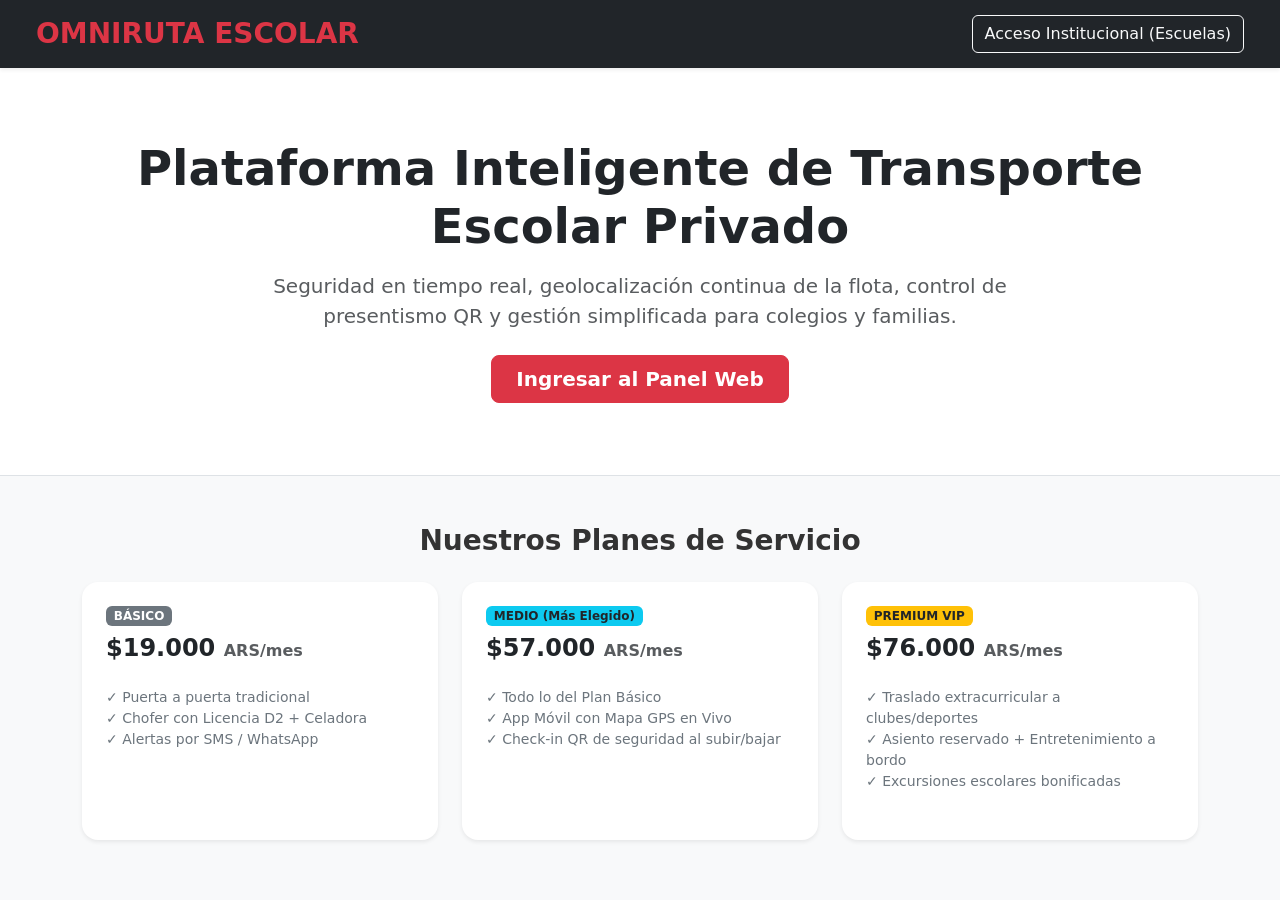
<file: index.html>
<!DOCTYPE html>
<html lang="es">
<head>
  <meta charset="UTF-8">
  <meta name="viewport" content="width=device-width, initial-scale=1.0">
  <title>OmniRuta Escolar - Transporte Inteligente</title>
  <link href="https://cdn.jsdelivr.net/npm/bootstrap@5.3.0/dist/css/bootstrap.min.css" rel="stylesheet">
  <link rel="stylesheet" href="css/style.css">
</head>
<body class="bg-light">
  <nav class="navbar navbar-expand-lg navbar-dark bg-dark px-4 shadow-sm">
    <div class="container-fluid">
      <a class="navbar-brand fw-bold text-danger fs-3" href="#">OMNIRUTA ESCOLAR</a>
      <div class="d-flex gap-2">
        <a href="html/login.html" class="btn btn-outline-light font-semibold">Acceso Institucional (Escuelas)</a>
      </div>
    </div>
  </nav>
  <section class="py-5 text-center bg-white border-bottom">
    <div class="container py-4">
      <h1 class="display-5 fw-bold text-dark mb-3">Plataforma Inteligente de Transporte Escolar Privado</h1>
      <p class="lead text-muted col-lg-8 mx-auto mb-4">
        Seguridad en tiempo real, geolocalización continua de la flota, control de presentismo QR y gestión simplificada para colegios y familias.
      </p>
      <div class="d-flex justify-content-center gap-3">
        <a href="html/login.html" class="btn btn-danger btn-lg px-4 py-2 fw-semibold">Ingresar al Panel Web</a>
      </div>
    </div>
  </section>
  <section class="container py-5">
    <h3 class="text-center fw-bold mb-4">Nuestros Planes de Servicio</h3>
    <div class="row g-4 justify-content-center">

      <div class="col-md-4">
        <div class="card h-100 border-0 shadow-sm p-4 rounded-4 bg-white">
          <span class="badge bg-secondary w-auto align-self-start mb-2">BÁSICO</span>
          <h4 class="fw-bold">$19.000 <small class="fs-6 text-muted">ARS/mes</small></h4>
          <ul class="list-unstyled mt-3 mb-4 small text-secondary">
            <li>✓ Puerta a puerta tradicional</li>
            <li>✓ Chofer con Licencia D2 + Celadora</li>
            <li>✓ Alertas por SMS / WhatsApp</li>
          </ul>
        </div>
      </div>
      <div class="col-md-4">
        <div class="card h-100 border-0 shadow-sm p-4 rounded-4 bg-white border border-info">
          <span class="badge bg-info text-dark w-auto align-self-start mb-2">MEDIO (Más Elegido)</span>
          <h4 class="fw-bold">$57.000 <small class="fs-6 text-muted">ARS/mes</small></h4>
          <ul class="list-unstyled mt-3 mb-4 small text-secondary">
            <li>✓ Todo lo del Plan Básico</li>
            <li>✓ App Móvil con Mapa GPS en Vivo</li>
            <li>✓ Check-in QR de seguridad al subir/bajar</li>
          </ul>
        </div>
      </div>
      <div class="col-md-4">
        <div class="card h-100 border-0 shadow-sm p-4 rounded-4 bg-white border border-warning">
          <span class="badge bg-warning text-dark w-auto align-self-start mb-2">PREMIUM VIP</span>
          <h4 class="fw-bold">$76.000 <small class="fs-6 text-muted">ARS/mes</small></h4>
          <ul class="list-unstyled mt-3 mb-4 small text-secondary">
            <li>✓ Traslado extracurricular a clubes/deportes</li>
            <li>✓ Asiento reservado + Entretenimiento a bordo</li>
            <li>✓ Excursiones escolares bonificadas</li>
          </ul>
        </div>
      </div>

    </div>
  </section>

</body>
</html>
</file>
<file: css/style.css>
:root {
    --omni-red: #d9534f;
    --omni-blue: #0275d8;
    --omni-dark: #212529;
    --omni-light: #f8f9fa;
    --omni-success: #198754;
    --omni-warning: #ffc107;
  }
  
  body {
    font-family: 'Segoe UI', system-ui, -apple-system, sans-serif;
    background-color: var(--omni-light);
    color: #333333;
    min-height: 100vh;
  }

  .top-bar {
    height: 64px;
    background-color: #1a1d20;
    box-shadow: 0 2px 10px rgba(0, 0, 0, 0.15);
    z-index: 1030;
  }
  
  .top-bar .top-link {
    color: #adb5bd;
    text-decoration: none;
    font-weight: 500;
    font-size: 0.95rem;
    transition: color 0.2s ease;
  }
  
  .top-bar .top-link:hover,
  .top-bar .top-link.active {
    color: #ffffff;
  }
  
  .main-layout {
    min-height: calc(100vh - 64px);
  }
  
  .sidebar {
    width: 260px;
    background-color: #ffffff;
    border-right: 1px solid #e9ecef;
    flex-shrink: 0;
  }
  
  .sidebar .nav-link {
    color: #495057;
    font-weight: 500;
    border-radius: 10px;
    padding: 10px 16px;
    display: flex;
    align-items: center;
    transition: all 0.2s ease;
  }
  
  .sidebar .nav-link:hover {
    background-color: #f1f3f5;
    color: var(--omni-red);
  }
  
  .sidebar .nav-link.active {
    background-color: var(--omni-red);
    color: #ffffff !important;
    font-weight: 600;
    box-shadow: 0 4px 12px rgba(217, 83, 79, 0.25);
  }
  
  .card {
    border-radius: 16px;
    transition: transform 0.2s ease, box-shadow 0.2s ease;
  }
  
  .btn-blue {
    background-color: var(--omni-blue);
    color: #ffffff;
    border: none;
    border-radius: 10px;
  }
  
  .btn-blue:hover {
    background-color: #025aa5;
    color: #ffffff;
  }
  
  .badge-pendiente {
    background-color: #fff3cd;
    color: #664d03;
    border: 1px solid #ffe69c;
  }
  
  .badge-en-viaje {
    background-color: #cff4fc;
    color: #055160;
    border: 1px solid #9eeaf9;
  }
  
  .badge-entregado {
    background-color: #d1e7dd;
    color: #0f5132;
    border: 1px solid #badbcc;
  }
  
  .badge-plan-basico {
    background-color: #e2e3e5;
    color: #41464b;
  }
  
  .badge-plan-medio {
    background-color: #cff4fc;
    color: #055160;
    font-weight: 600;
  }
  
  .badge-plan-premium {
    background-color: #fff3cd;
    color: #664d03;
    font-weight: 700;
    border: 1px solid #ffecb5;
  }
  
  .table th {
    font-weight: 600;
    border-bottom: 2px solid #e9ecef;
    text-transform: uppercase;
    font-size: 0.75rem;
    letter-spacing: 0.5px;
  }

  .table td {
    padding: 14px 12px;
    vertical-align: middle;
  }
  .style-auth-card {
    background: #ffffff;
    border-top: 5px solid var(--omni-red) !important;
  }
  @media (max-width: 768px) {
    .sidebar {
      width: 100%;
      min-height: auto;
      border-right: none;
      border-bottom: 1px solid #e9ecef;
    }
  
    .main-layout {
      flex-direction: column;
    }
  }
</file>
